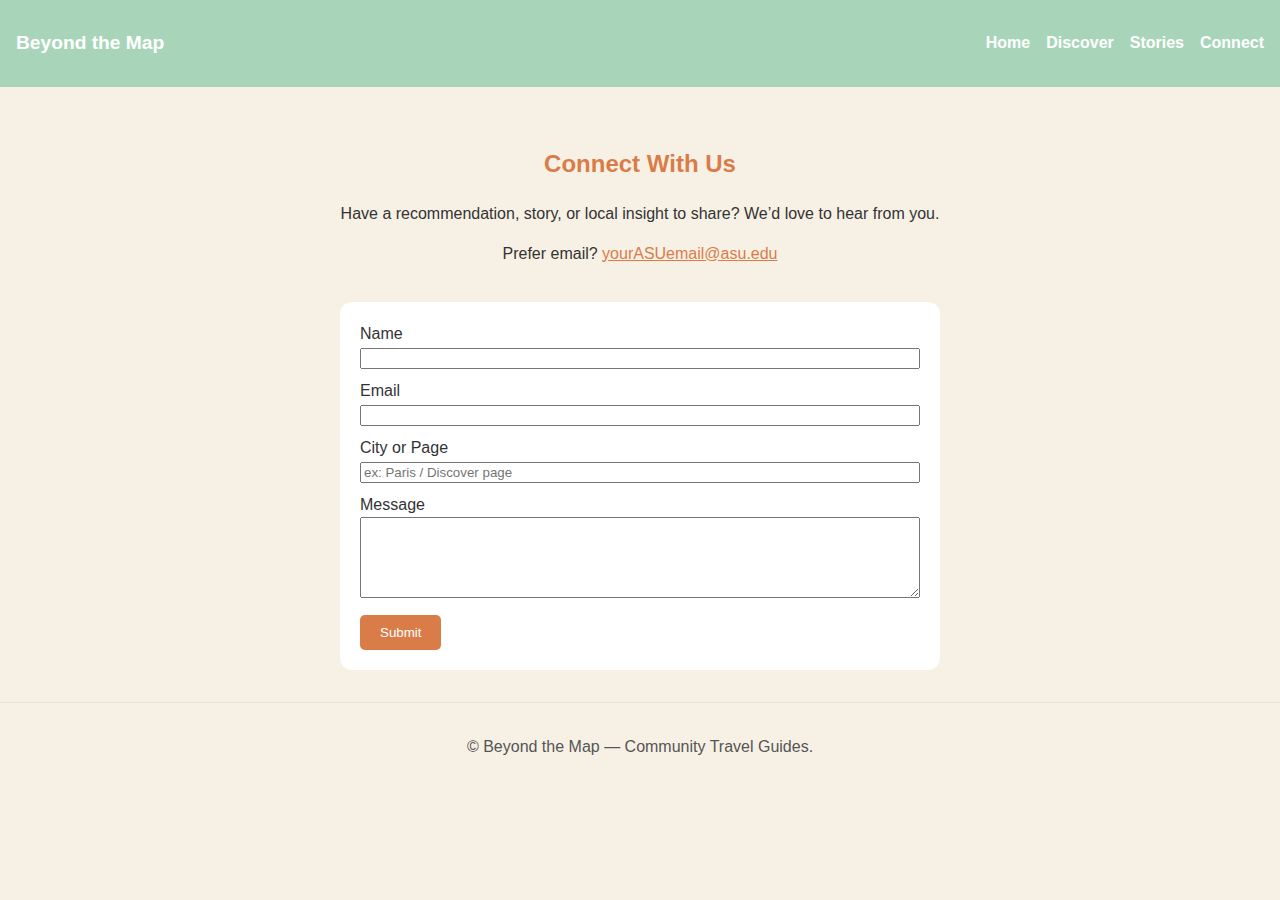
<file: contact.html>
<!doctype html>
<html lang="en">
<head>
  <meta charset="utf-8" />
  <meta name="viewport" content="width=device-width,initial-scale=1" />
  <title>Connect — Beyond the Map</title>

  <!-- Google tag (gtag.js) -->
  <script async src="https://www.googletagmanager.com/gtag/js?id=G-DW0JEJTSG0"></script>
  <script>
    window.dataLayer = window.dataLayer || [];
    function gtag(){dataLayer.push(arguments);}
    gtag('js', new Date());
    gtag('config', 'G-DW0JEJTSG0');
  </script>

  <link rel="stylesheet" href="css/styles.css" />
</head>

<body style="background:#F7F1E5; color:#333;">

  <header>
    <nav class="site-nav">
      <h1 class="brand">Beyond the Map</h1>
      <ul>
        <li><a href="index.html">Home</a></li>
        <li><a href="discover-paris.html">Discover</a></li>
        <li><a href="stories.html">Stories</a></li>
        <li><a href="contact.html">Connect</a></li>
      </ul>
    </nav>
  </header>

  <main class="container">

    <section style="text-align:center; padding:20px;">
      <h2 style="color:#D97C48;">Connect With Us</h2>
      <p>Have a recommendation, story, or local insight to share? We’d love to hear from you.</p>

      <p style="margin-top:15px;">
        Prefer email?  
        <a href="mailto:yourASUemail@asu.edu" style="color:#D97C48;">yourASUemail@asu.edu</a>
      </p>
    </section>

    <!-- FORM -->
    <section style="background:white; padding:20px; border-radius:12px; max-width:600px; margin:auto;">
      <form action="#" method="post">
        <label for="name">Name</label><br>
        <input id="name" name="name" type="text" required style="width:100%; margin-bottom:10px;"><br>

        <label for="email">Email</label><br>
        <input id="email" name="email" type="email" required style="width:100%; margin-bottom:10px;"><br>

        <label for="page">City or Page</label><br>
        <input id="page" name="page" type="text" placeholder="ex: Paris / Discover page" required style="width:100%; margin-bottom:10px;"><br>

        <label for="message">Message</label><br>
        <textarea id="message" name="message" rows="5" required style="width:100%; margin-bottom:10px;"></textarea><br>

        <button type="submit" style="background:#D97C48; color:white; padding:10px 20px; border:none; border-radius:5px;">
          Submit
        </button>
      </form>
    </section>

  </main>

  <footer>
    <p>&copy; Beyond the Map — Community Travel Guides.</p>
  </footer>

</body>
</html>
</file>
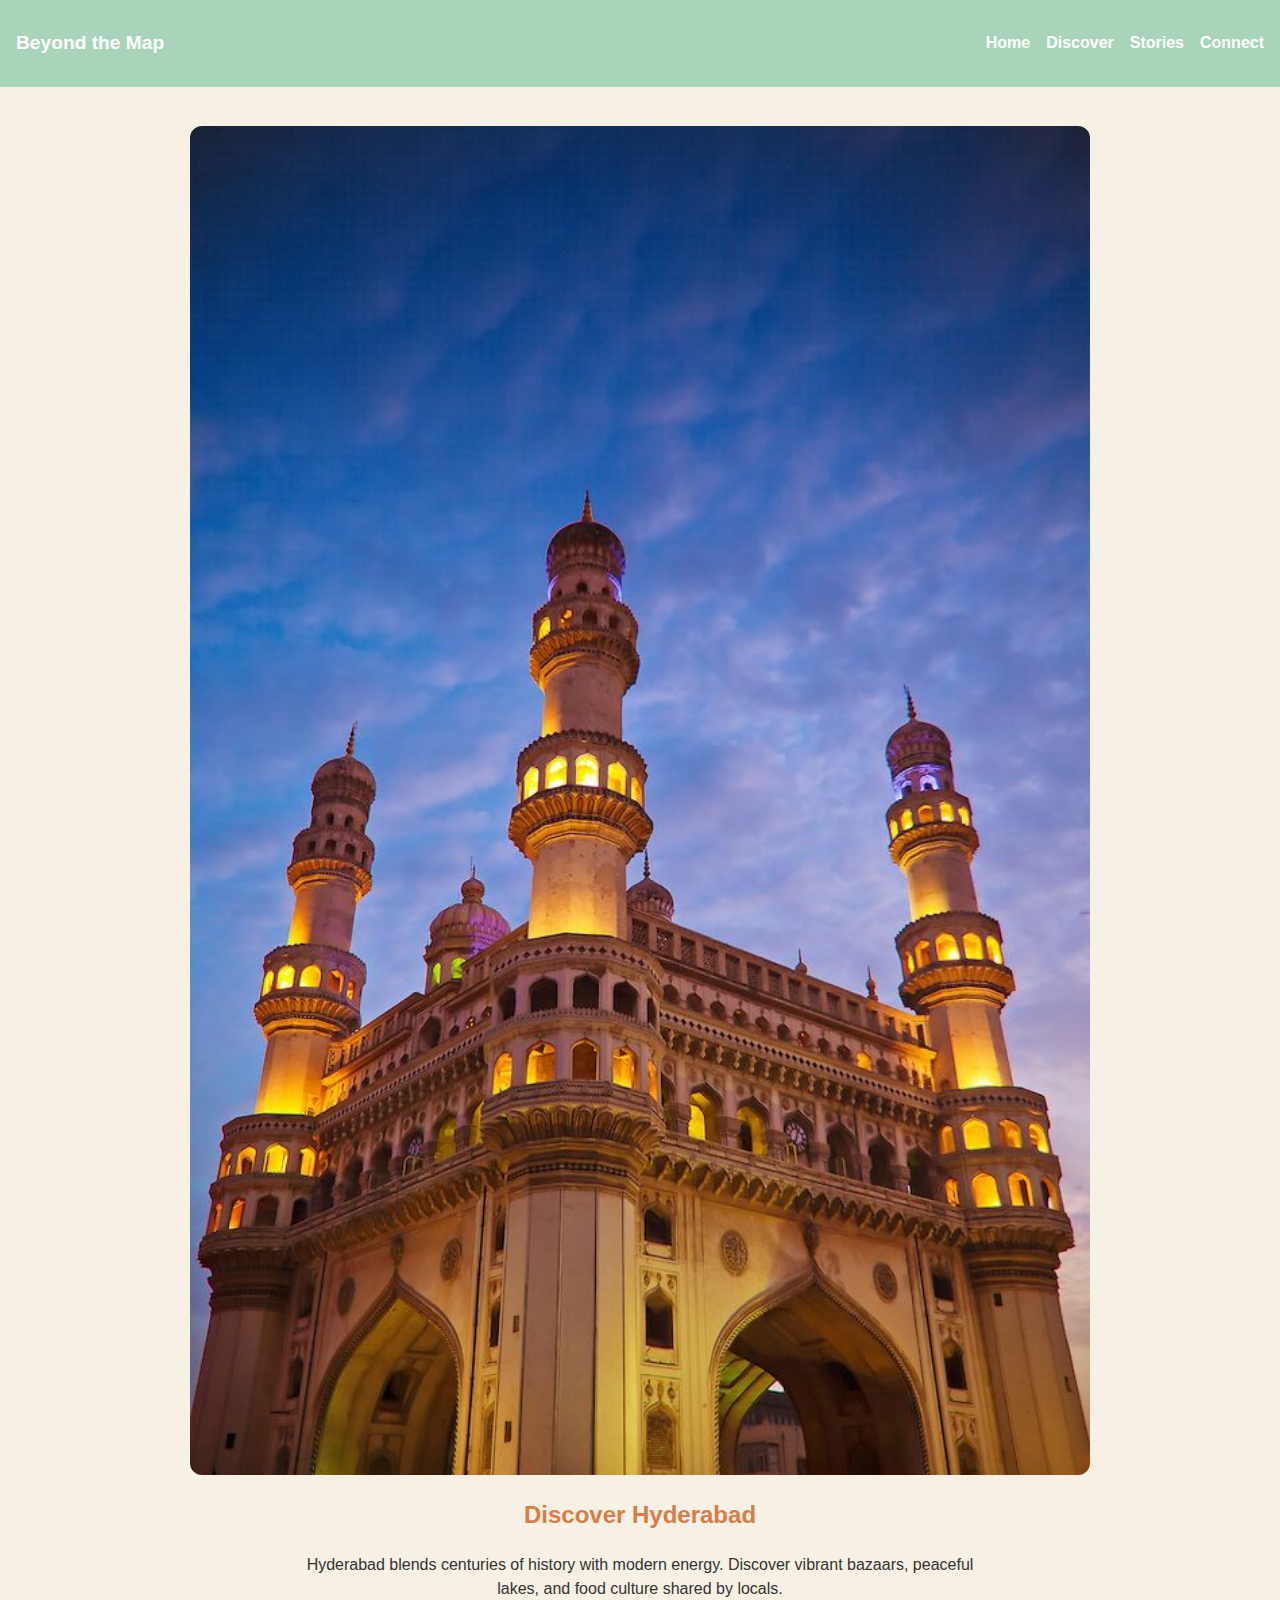
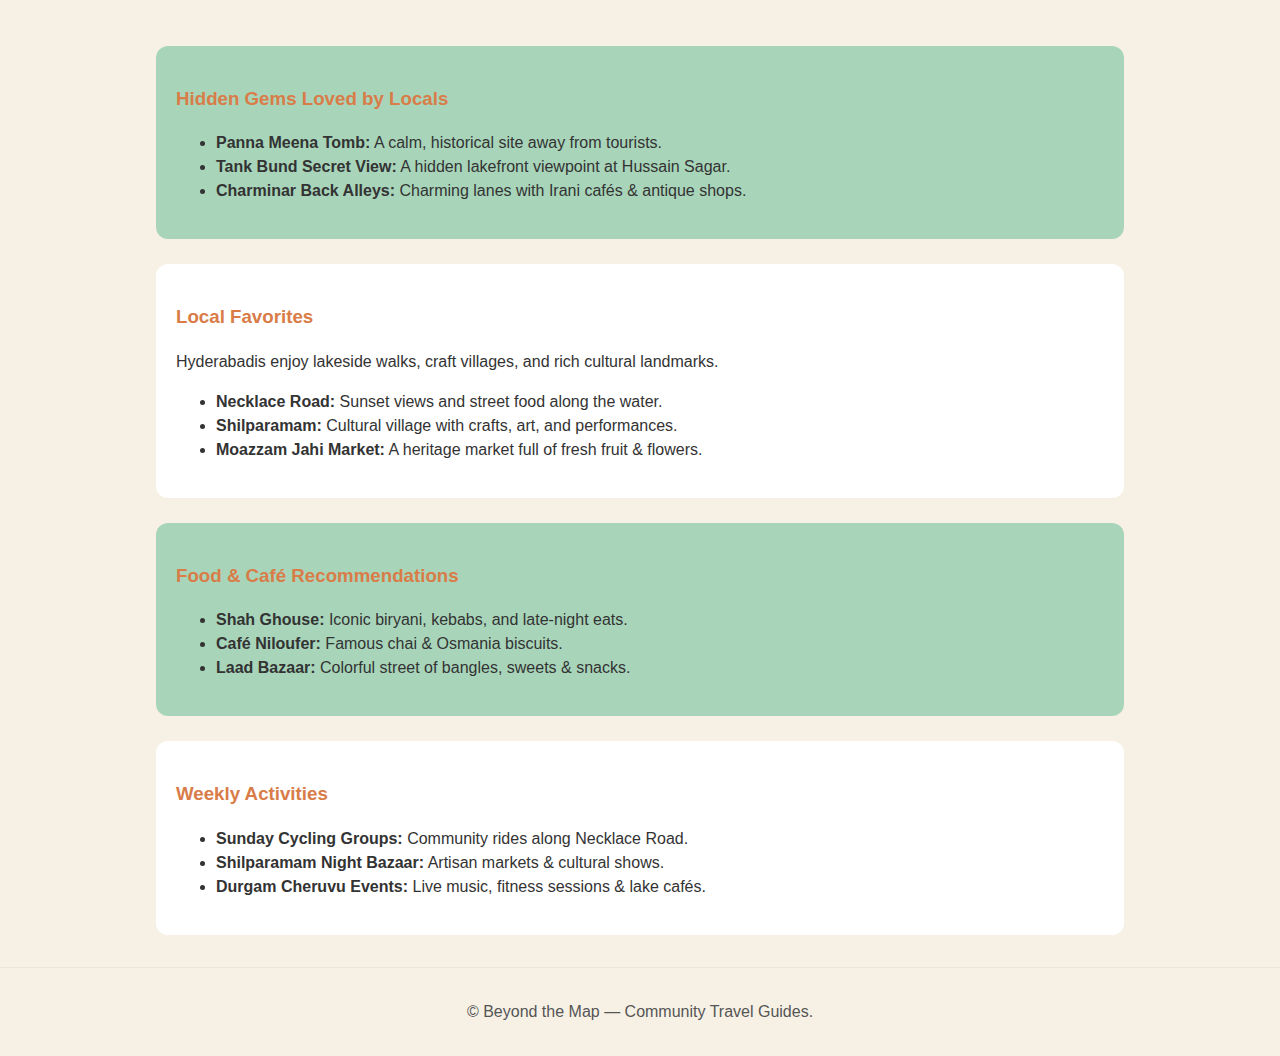
<file: discover-hyderabad.html>
<!doctype html>
<html lang="en">
<head>
  <meta charset="utf-8" />
  <meta name="viewport" content="width=device-width,initial-scale=1" />
  <title>Discover Hyderabad — Beyond the Map</title>
  <meta name="description" content="Local insights, hidden gems, food recommendations, and weekly cultural activities in Hyderabad." />

  <!-- Google tag (gtag.js) -->
  <script async src="https://www.googletagmanager.com/gtag/js?id=G-DW0JEJTSG0"></script>
  <script>
    window.dataLayer = window.dataLayer || [];
    function gtag(){dataLayer.push(arguments);}
    gtag('js', new Date());
    gtag('config', 'G-DW0JEJTSG0');
  </script>

  <link rel="stylesheet" href="css/styles.css" />
</head>

<body style="background:#F7F1E5; color:#333;">

<header>
  <nav class="site-nav">
    <h1 class="brand">Beyond the Map</h1>
    <ul>
      <li><a href="index.html">Home</a></li>
      <li><a href="discover.html">Discover</a></li>
      <li><a href="stories.html">Stories</a></li>
      <li><a href="contact.html">Connect</a></li>
    </ul>
  </nav>
</header>

<main class="container">

  <!-- HERO -->
  <section style="text-align:center; padding:20px;">
    <img src="images/hyderabad.jpg" alt="Hyderabad Charminar view"
         style="width:100%; max-width:900px; border-radius:12px; object-fit:cover;">
    <h2 style="color:#D97C48; margin-top:15px;">Discover Hyderabad</h2>
    <p style="max-width:700px; margin:auto;">
      Hyderabad blends centuries of history with modern energy.  
      Discover vibrant bazaars, peaceful lakes, and food culture shared by locals.
    </p>
  </section>

  <!-- HIDDEN GEMS -->
  <section style="background:#A8D5BA; padding:20px; border-radius:12px; margin-top:25px;">
    <h3 style="color:#D97C48;">Hidden Gems Loved by Locals</h3>
    <ul>
      <li><strong>Panna Meena Tomb:</strong> A calm, historical site away from tourists.</li>
      <li><strong>Tank Bund Secret View:</strong> A hidden lakefront viewpoint at Hussain Sagar.</li>
      <li><strong>Charminar Back Alleys:</strong> Charming lanes with Irani cafés & antique shops.</li>
    </ul>
  </section>

  <!-- LOCAL FAVORITES -->
  <section style="background:white; padding:20px; border-radius:12px; margin-top:25px;">
    <h3 style="color:#D97C48;">Local Favorites</h3>
    <p>Hyderabadis enjoy lakeside walks, craft villages, and rich cultural landmarks.</p>
    <ul>
      <li><strong>Necklace Road:</strong> Sunset views and street food along the water.</li>
      <li><strong>Shilparamam:</strong> Cultural village with crafts, art, and performances.</li>
      <li><strong>Moazzam Jahi Market:</strong> A heritage market full of fresh fruit & flowers.</li>
    </ul>
  </section>

  <!-- FOOD -->
  <section style="background:#A8D5BA; padding:20px; border-radius:12px; margin-top:25px;">
    <h3 style="color:#D97C48;">Food & Café Recommendations</h3>
    <ul>
      <li><strong>Shah Ghouse:</strong> Iconic biryani, kebabs, and late-night eats.</li>
      <li><strong>Café Niloufer:</strong> Famous chai & Osmania biscuits.</li>
      <li><strong>Laad Bazaar:</strong> Colorful street of bangles, sweets & snacks.</li>
    </ul>
  </section>

  <!-- WEEKLY ACTIVITIES -->
  <section style="background:white; padding:20px; border-radius:12px; margin-top:25px;">
    <h3 style="color:#D97C48;">Weekly Activities</h3>
    <ul>
      <li><strong>Sunday Cycling Groups:</strong> Community rides along Necklace Road.</li>
      <li><strong>Shilparamam Night Bazaar:</strong> Artisan markets & cultural shows.</li>
      <li><strong>Durgam Cheruvu Events:</strong> Live music, fitness sessions & lake cafés.</li>
    </ul>
  </section>

</main>

<footer>
  <p>&copy; Beyond the Map — Community Travel Guides.</p>
</footer>

</body>
</html>
</file>
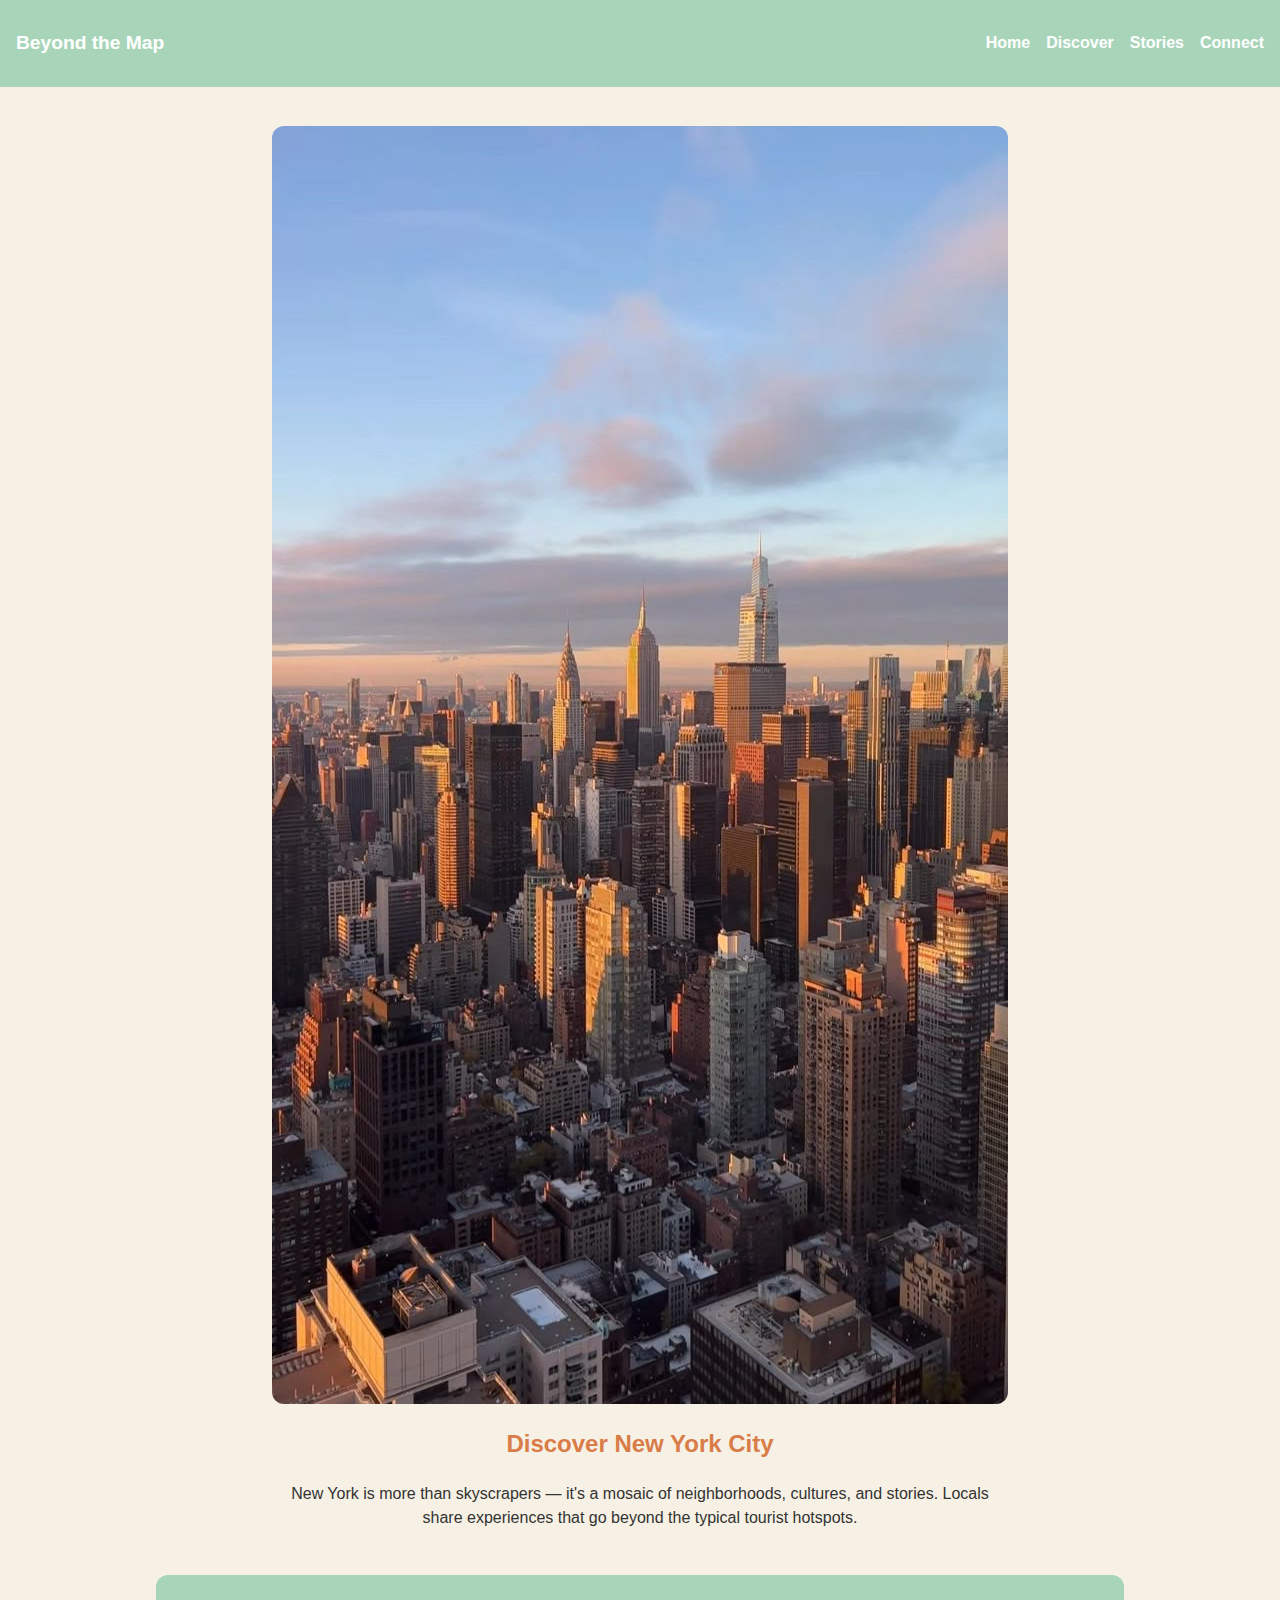
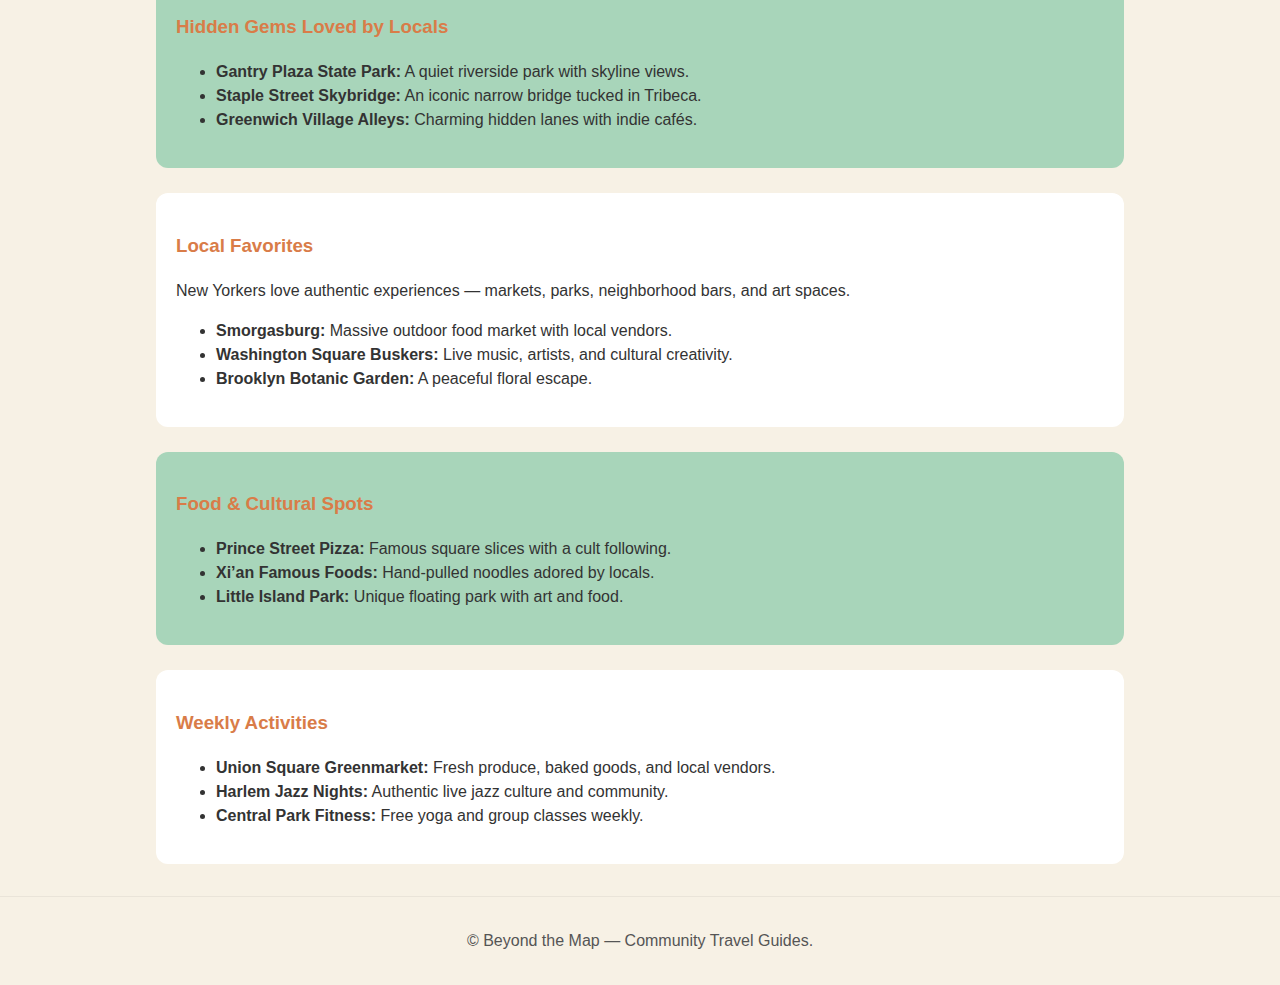
<file: discover-ny.html>
<!doctype html>
<html lang="en">
<head>
  <meta charset="utf-8" />
  <meta name="viewport" content="width=device-width,initial-scale=1" />
  <title>Discover New York — Beyond the Map</title>
  <meta name="description" content="Local insights, hidden gems, food recommendations, and weekly cultural activities in New York City." />

  <!-- Google tag (gtag.js) -->
  <script async src="https://www.googletagmanager.com/gtag/js?id=G-DW0JEJTSG0"></script>
  <script>
    window.dataLayer = window.dataLayer || [];
    function gtag(){dataLayer.push(arguments);}
    gtag('js', new Date());
    gtag('config', 'G-DW0JEJTSG0');
  </script>

  <link rel="stylesheet" href="css/styles.css" />
</head>

<body style="background:#F7F1E5; color:#333;">

  <header>
    <nav class="site-nav">
      <h1 class="brand">Beyond the Map</h1>
      <ul>
        <li><a href="index.html">Home</a></li>
        <li><a href="discover.html">Discover</a></li>
        <li><a href="stories.html">Stories</a></li>
        <li><a href="contact.html">Connect</a></li>
      </ul>
    </nav>
  </header>

  <main class="container">

    <!-- HERO -->
    <section style="text-align:center; padding:20px;">
      <img src="images/newyork.jpg" alt="New York City skyline" style="max-width:100%; border-radius:12px;">
      <h2 style="color:#D97C48; margin-top:15px;">Discover New York City</h2>
      <p style="max-width:700px; margin:auto;">
        New York is more than skyscrapers — it's a mosaic of neighborhoods, cultures,
        and stories. Locals share experiences that go beyond the typical tourist hotspots.
      </p>
    </section>

    <!-- HIDDEN GEMS -->
    <section style="background:#A8D5BA; padding:20px; border-radius:12px; margin-top:25px;">
      <h3 style="color:#D97C48;">Hidden Gems Loved by Locals</h3>
      <ul>
        <li><strong>Gantry Plaza State Park:</strong> A quiet riverside park with skyline views.</li>
        <li><strong>Staple Street Skybridge:</strong> An iconic narrow bridge tucked in Tribeca.</li>
        <li><strong>Greenwich Village Alleys:</strong> Charming hidden lanes with indie cafés.</li>
      </ul>
    </section>

    <!-- LOCAL FAVORITES -->
    <section style="background:white; padding:20px; border-radius:12px; margin-top:25px;">
      <h3 style="color:#D97C48;">Local Favorites</h3>
      <p>New Yorkers love authentic experiences — markets, parks, neighborhood bars, and art spaces.</p>
      <ul>
        <li><strong>Smorgasburg:</strong> Massive outdoor food market with local vendors.</li>
        <li><strong>Washington Square Buskers:</strong> Live music, artists, and cultural creativity.</li>
        <li><strong>Brooklyn Botanic Garden:</strong> A peaceful floral escape.</li>
      </ul>
    </section>

    <!-- FOOD & CULTURE -->
    <section style="background:#A8D5BA; padding:20px; border-radius:12px; margin-top:25px;">
      <h3 style="color:#D97C48;">Food & Cultural Spots</h3>
      <ul>
        <li><strong>Prince Street Pizza:</strong> Famous square slices with a cult following.</li>
        <li><strong>Xi’an Famous Foods:</strong> Hand-pulled noodles adored by locals.</li>
        <li><strong>Little Island Park:</strong> Unique floating park with art and food.</li>
      </ul>
    </section>

    <!-- WEEKLY ACTIVITIES -->
    <section style="background:white; padding:20px; border-radius:12px; margin-top:25px;">
      <h3 style="color:#D97C48;">Weekly Activities</h3>
      <ul>
        <li><strong>Union Square Greenmarket:</strong> Fresh produce, baked goods, and local vendors.</li>
        <li><strong>Harlem Jazz Nights:</strong> Authentic live jazz culture and community.</li>
        <li><strong>Central Park Fitness:</strong> Free yoga and group classes weekly.</li>
      </ul>
    </section>

  </main>

  <footer>
    <p>&copy; Beyond the Map — Community Travel Guides.</p>
  </footer>

</body>
</html>
</file>
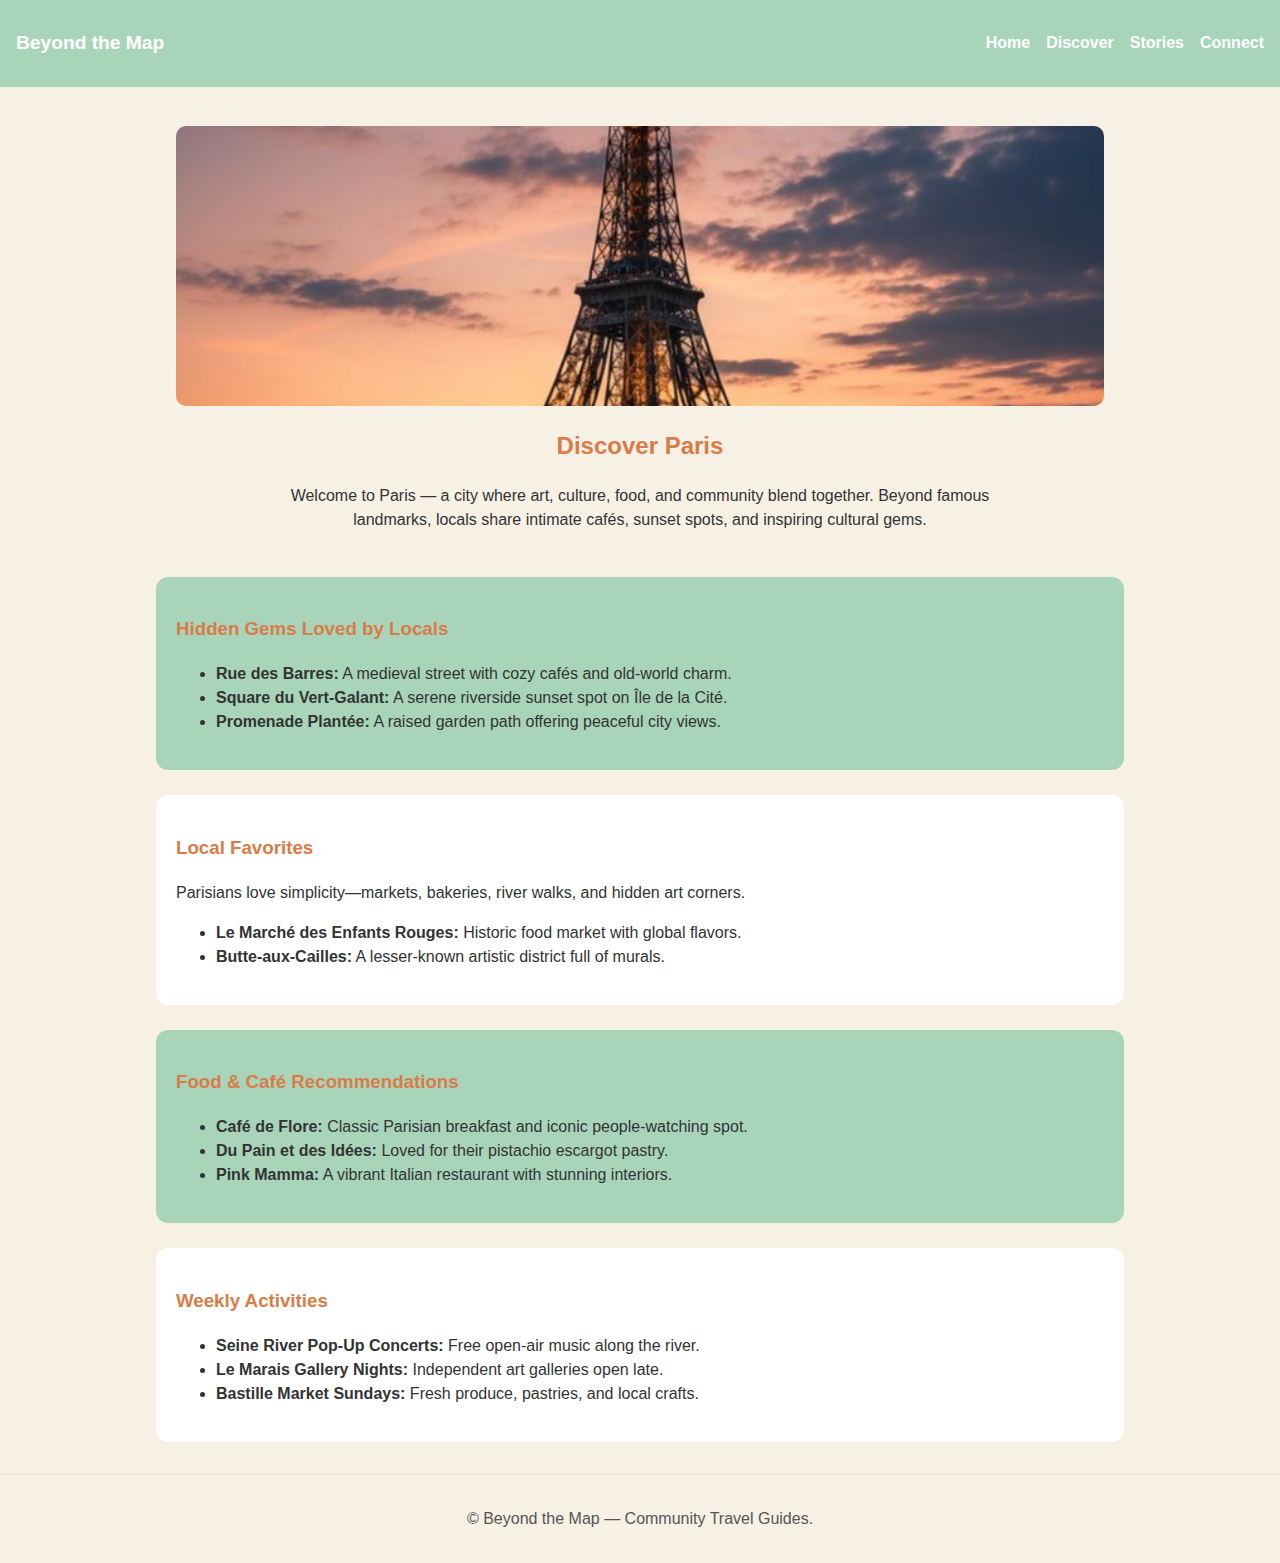
<file: discover-paris.html>
<!doctype html>
<html lang="en">
<head>
  <meta charset="utf-8" />
  <meta name="viewport" content="width=device-width,initial-scale=1" />
  <title>Discover Paris — Beyond the Map</title>
  <meta name="description" content="Local insights, hidden gems, food recommendations, and weekly cultural activities in Paris." />

  <!-- Google tag (gtag.js) -->
  <script async src="https://www.googletagmanager.com/gtag/js?id=G-DW0JEJTSG0"></script>
  <script>
    window.dataLayer = window.dataLayer || [];
    function gtag(){dataLayer.push(arguments);}
    gtag('js', new Date());
    gtag('config', 'G-DW0JEJTSG0');
  </script>

  <link rel="stylesheet" href="css/styles.css" />
</head>

<body style="background:#F7F1E5; color:#333;">

  <header>
    <nav class="site-nav">
      <h1 class="brand">Beyond the Map</h1>
      <ul>
        <li><a href="index.html">Home</a></li>
        <li><a href="discover.html">Discover</a></li>
        <li><a href="stories.html">Stories</a></li>
        <li><a href="contact.html">Connect</a></li>
      </ul>
    </nav>
  </header>

  <main class="container">

    <!-- HERO -->
    <section style="text-align:center; padding:20px;">
      <img src="images/paris.jpg" alt="Paris Eiffel Tower" 
     style="width:100%; height:280px; object-fit:cover; border-radius:10px;">
      <h2 style="color:#D97C48; margin-top:15px;">Discover Paris</h2>
      <p style="max-width:700px; margin:auto;">
        Welcome to Paris — a city where art, culture, food, and community blend together.
        Beyond famous landmarks, locals share intimate cafés, sunset spots, and inspiring cultural gems.
      </p>
    </section>

    <!-- HIDDEN GEMS -->
    <section style="background:#A8D5BA; padding:20px; border-radius:12px; margin-top:25px;">
      <h3 style="color:#D97C48;">Hidden Gems Loved by Locals</h3>
      <ul>
        <li><strong>Rue des Barres:</strong> A medieval street with cozy cafés and old-world charm.</li>
        <li><strong>Square du Vert-Galant:</strong> A serene riverside sunset spot on Île de la Cité.</li>
        <li><strong>Promenade Plantée:</strong> A raised garden path offering peaceful city views.</li>
      </ul>
    </section>

    <!-- LOCAL FAVORITES -->
    <section style="background:white; padding:20px; border-radius:12px; margin-top:25px;">
      <h3 style="color:#D97C48;">Local Favorites</h3>
      <p>Parisians love simplicity—markets, bakeries, river walks, and hidden art corners.</p>
      <ul>
        <li><strong>Le Marché des Enfants Rouges:</strong> Historic food market with global flavors.</li>
        <li><strong>Butte-aux-Cailles:</strong> A lesser-known artistic district full of murals.</li>
      </ul>
    </section>

    <!-- FOOD -->
    <section style="background:#A8D5BA; padding:20px; border-radius:12px; margin-top:25px;">
      <h3 style="color:#D97C48;">Food & Café Recommendations</h3>
      <ul>
        <li><strong>Café de Flore:</strong> Classic Parisian breakfast and iconic people-watching spot.</li>
        <li><strong>Du Pain et des Idées:</strong> Loved for their pistachio escargot pastry.</li>
        <li><strong>Pink Mamma:</strong> A vibrant Italian restaurant with stunning interiors.</li>
      </ul>
    </section>

    <!-- WEEKLY EVENTS -->
    <section style="background:white; padding:20px; border-radius:12px; margin-top:25px;">
      <h3 style="color:#D97C48;">Weekly Activities</h3>
      <ul>
        <li><strong>Seine River Pop-Up Concerts:</strong> Free open-air music along the river.</li>
        <li><strong>Le Marais Gallery Nights:</strong> Independent art galleries open late.</li>
        <li><strong>Bastille Market Sundays:</strong> Fresh produce, pastries, and local crafts.</li>
      </ul>
    </section>

  </main>

  <footer>
    <p>&copy; Beyond the Map — Community Travel Guides.</p>
  </footer>

</body>
</html>
</file>
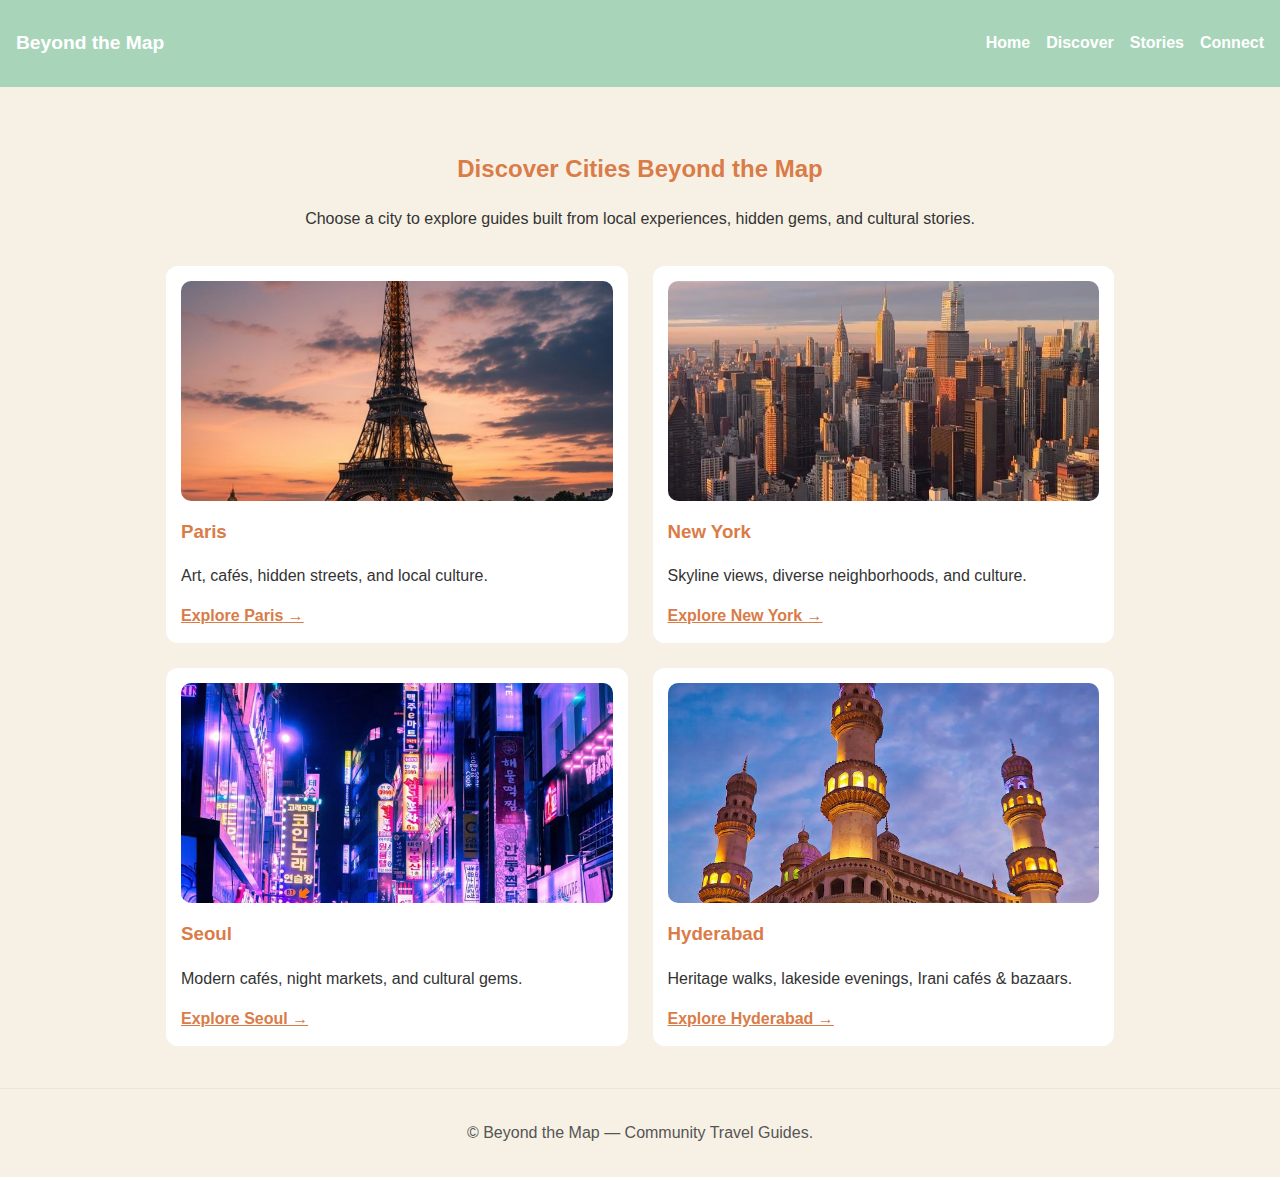
<file: discover.html>
<!doctype html>
<html lang="en">
<head>
  <meta charset="utf-8" />
  <meta name="viewport" content="width=device-width, initial-scale=1" />
  <title>Discover Cities — Beyond the Map</title>

  <meta name="description" content="Explore community-driven travel guides for Paris, New York, Seoul, and Hyderabad." />

  <!-- Google tag -->
  <script async src="https://www.googletagmanager.com/gtag/js?id=G-DW0JEJTSG0"></script>
  <script>
    window.dataLayer = window.dataLayer || [];
    function gtag(){dataLayer.push(arguments);}
    gtag('js', new Date());
    gtag('config', 'G-DW0JEJTSG0');
  </script>

  <link rel="stylesheet" href="css/styles.css" />
</head>

<body style="background:#F7F1E5; color:#333;">

<header>
  <nav class="site-nav">
    <h1 class="brand">Beyond the Map</h1>
    <ul>
      <li><a href="index.html">Home</a></li>
      <li><a href="discover.html">Discover</a></li>
      <li><a href="stories.html">Stories</a></li>
      <li><a href="contact.html">Connect</a></li>
    </ul>
  </nav>
</header>

<main class="container">

  <!-- HERO -->
  <section style="text-align:center; padding:25px;">
    <h2 style="color:#D97C48;">Discover Cities Beyond the Map</h2>
    <p style="max-width:700px; margin:auto;">
      Choose a city to explore guides built from local experiences, hidden gems, and cultural stories.
    </p>
  </section>

  <!-- 2 × 2 GRID OF CITIES -->
  <section style="display:grid; grid-template-columns:1fr 1fr; gap:25px; padding:10px;">

    <!-- PARIS -->
    <div style="background:white; padding:15px; border-radius:12px;">
      <img src="images/paris.jpg" alt="Paris"
           style="width:100%; height:220px; object-fit:cover; border-radius:10px;">
      <h3 style="color:#D97C48; margin-top:10px;">Paris</h3>
      <p>Art, cafés, hidden streets, and local culture.</p>
      <a href="discover-paris.html" style="color:#D97C48; font-weight:bold;">Explore Paris →</a>
    </div>

    <!-- NEW YORK -->
    <div style="background:white; padding:15px; border-radius:12px;">
      <img src="images/newyork.jpg" alt="New York"
           style="width:100%; height:220px; object-fit:cover; border-radius:10px;">
      <h3 style="color:#D97C48; margin-top:10px;">New York</h3>
      <p>Skyline views, diverse neighborhoods, and culture.</p>
      <a href="discover-ny.html" style="color:#D97C48; font-weight:bold;">Explore New York →</a>
    </div>

    <!-- SEOUL -->
    <div style="background:white; padding:15px; border-radius:12px;">
      <img src="images/seoul.jpg" alt="Seoul"
           style="width:100%; height:220px; object-fit:cover; border-radius:10px;">
      <h3 style="color:#D97C48; margin-top:10px;">Seoul</h3>
      <p>Modern cafés, night markets, and cultural gems.</p>
      <a href="discover-seoul.html" style="color:#D97C48; font-weight:bold;">Explore Seoul →</a>
    </div>

    <!-- HYDERABAD -->
    <div style="background:white; padding:15px; border-radius:12px;">
      <img src="images/hyderabad.jpg" alt="Hyderabad"
           style="width:100%; height:220px; object-fit:cover; border-radius:10px;">
      <h3 style="color:#D97C48; margin-top:10px;">Hyderabad</h3>
      <p>Heritage walks, lakeside evenings, Irani cafés & bazaars.</p>
      <a href="discover-hyderabad.html" style="color:#D97C48; font-weight:bold;">Explore Hyderabad →</a>
    </div>

  </section>

</main>

<footer>
  <p>&copy; Beyond the Map — Community Travel Guides.</p>
</footer>

</body>
</html>
</file>
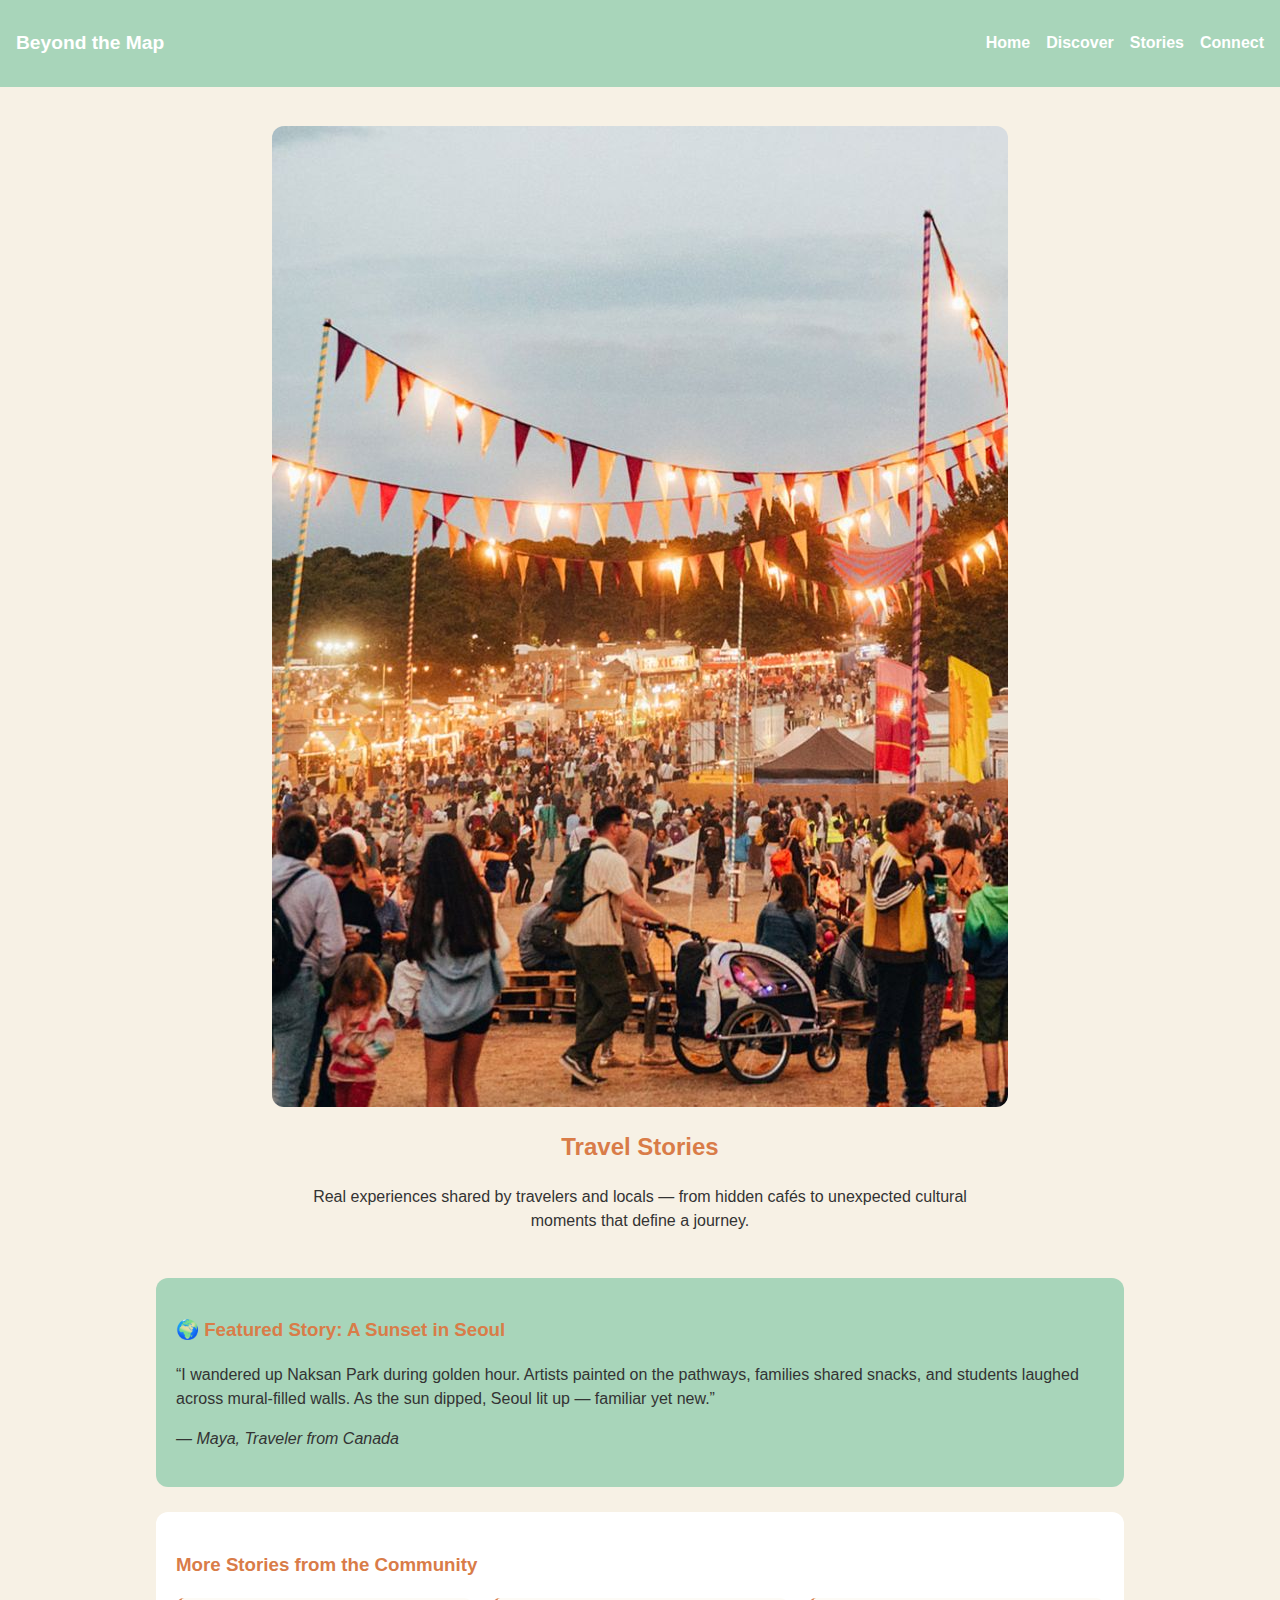
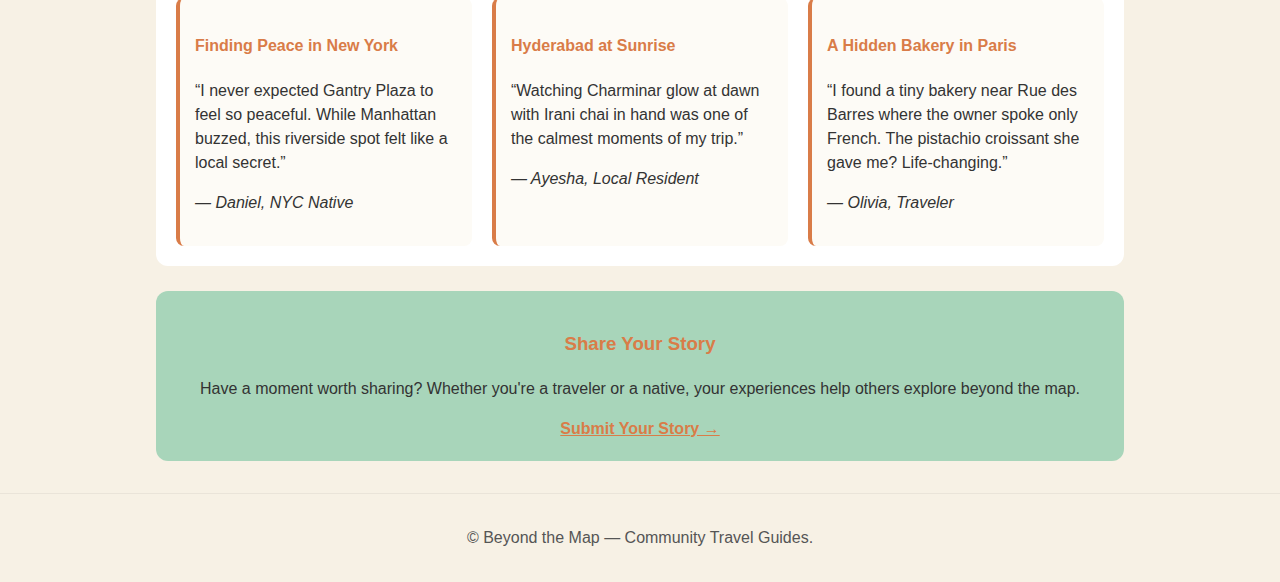
<file: stories.html>
<!doctype html>
<html lang="en">
<head>
  <meta charset="utf-8" />
  <meta name="viewport" content="width=device-width,initial-scale=1" />
  <title>Travel Stories — Beyond the Map</title>

  <meta name="description" content="Community travel stories shared by locals and travelers around the world." />

  <!-- Google tag (gtag.js) -->
  <script async src="https://www.googletagmanager.com/gtag/js?id=G-DW0JEJTSG0"></script>
  <script>
    window.dataLayer = window.dataLayer || [];
    function gtag(){dataLayer.push(arguments);}
    gtag('js', new Date());
    gtag('config', 'G-DW0JEJTSG0');
  </script>

  <link rel="stylesheet" href="css/styles.css" />
</head>

<body style="background:#F7F1E5; color:#333;">

  <header>
    <nav class="site-nav">
      <h1 class="brand">Beyond the Map</h1>
      <ul>
        <li><a href="index.html">Home</a></li>
        <li><a href="discover.html">Discover</a></li>
        <li><a href="stories.html">Stories</a></li>
        <li><a href="contact.html">Connect</a></li>
      </ul>
    </nav>
  </header>

  <main class="container">

    <!-- HERO -->
    <section style="text-align:center; padding:20px;">
      <img src="images/stories.jpg" alt="Travel journal and camera flatlay" style="max-width:100%; border-radius:12px;">
      <h2 style="color:#D97C48; margin-top:15px;">Travel Stories</h2>
      <p style="max-width:700px; margin:auto;">
        Real experiences shared by travelers and locals — from hidden cafés  
        to unexpected cultural moments that define a journey.
      </p>
    </section>

    <!-- FEATURED STORY -->
    <section style="background:#A8D5BA; padding:20px; border-radius:12px; margin-top:25px;">
      <h3 style="color:#D97C48;">🌍 Featured Story: A Sunset in Seoul</h3>
      <p>
        “I wandered up Naksan Park during golden hour. Artists painted on the pathways,
        families shared snacks, and students laughed across mural-filled walls.
        As the sun dipped, Seoul lit up — familiar yet new.”
      </p>
      <p><em>— Maya, Traveler from Canada</em></p>
    </section>

    <!-- STORY GRID -->
    <section style="background:white; padding:20px; border-radius:12px; margin-top:25px;">
      <h3 style="color:#D97C48;">More Stories from the Community</h3>

      <div style="display:flex; flex-wrap:wrap; gap:20px;">

        <!-- Story Card 1 -->
        <div style="background:#FDFBF6; border-left:4px solid #D97C48; padding:15px; flex:1; min-width:250px; border-radius:8px;">
          <h4 style="color:#D97C48;">Finding Peace in New York</h4>
          <p>
            “I never expected Gantry Plaza to feel so peaceful. While Manhattan buzzed,
            this riverside spot felt like a local secret.”
          </p>
          <p><em>— Daniel, NYC Native</em></p>
        </div>

        <!-- Story Card 2 -->
        <div style="background:#FDFBF6; border-left:4px solid #D97C48; padding:15px; flex:1; min-width:250px; border-radius:8px;">
          <h4 style="color:#D97C48;">Hyderabad at Sunrise</h4>
          <p>
            “Watching Charminar glow at dawn with Irani chai in hand  
            was one of the calmest moments of my trip.”
          </p>
          <p><em>— Ayesha, Local Resident</em></p>
        </div>

        <!-- Story Card 3 -->
        <div style="background:#FDFBF6; border-left:4px solid #D97C48; padding:15px; flex:1; min-width:250px; border-radius:8px;">
          <h4 style="color:#D97C48;">A Hidden Bakery in Paris</h4>
          <p>
            “I found a tiny bakery near Rue des Barres where the owner spoke only French.
            The pistachio croissant she gave me? Life-changing.”
          </p>
          <p><em>— Olivia, Traveler</em></p>
        </div>

      </div>
    </section>

    <!-- SHARE STORY -->
    <section style="background:#A8D5BA; padding:20px; border-radius:12px; margin-top:25px; text-align:center;">
      <h3 style="color:#D97C48;">Share Your Story</h3>
      <p>
        Have a moment worth sharing? Whether you're a traveler or a native,  
        your experiences help others explore beyond the map.
      </p>
      <a href="contact.html" style="color:#D97C48; font-weight:bold; text-decoration:underline;">Submit Your Story →</a>
    </section>

  </main>

  <footer>
    <p>&copy; Beyond the Map — Community Travel Guides.</p>
  </footer>

</body>
</html>
</file>
<file: css/styles.css>
:root{
  --text: #2C2C2C;
  --background: #FFF8F2;
  --primary: #A8D5BA;
  --secondary: #F4A261;
  --accent: #FFD6A5;
  --max-width: 1000px;
  --gap: 1rem;
  --brand-font: "Helvetica Neue", Arial, sans-serif;
}

*{box-sizing:border-box}
body{
  font-family: var(--brand-font);
  color:var(--text);
  background:var(--background);
  margin:0;
  line-height:1.5;
}

.site-nav{
  display:flex;
  align-items:center;
  justify-content:space-between;
  gap:var(--gap);
  padding:1rem;
  background:var(--primary);
  color:white;
}
.site-nav .brand{font-size:1.2rem; font-weight:700;}
.site-nav ul{list-style:none; display:flex; gap:1rem; margin:0; padding:0;}
.site-nav a{color:white; text-decoration:none; font-weight:600;}

.container{max-width:var(--max-width); margin:1.2rem auto; padding:0 1rem;}

.hero img{width:100%; height:auto; border-radius:8px; margin-top:1rem;}

.cards{display:grid; grid-template-columns:repeat(auto-fit,minmax(220px,1fr)); gap:1rem; margin-top:0.6rem;}
.card{background:white; padding:1rem; border-radius:8px; box-shadow:0 2px 6px rgba(0,0,0,0.06);}

table{width:100%; border-collapse:collapse; margin-top:0.6rem;}
table th, table td{border:1px solid #e9e9e9; padding:0.6rem; text-align:left;}
table thead th{background:var(--secondary); color:white;}

video{max-width:100%; display:block; margin-top:0.6rem;}

footer{padding:1rem; text-align:center; color:#555; border-top:1px solid rgba(0,0,0,0.05); margin-top:2rem;}
</file>
